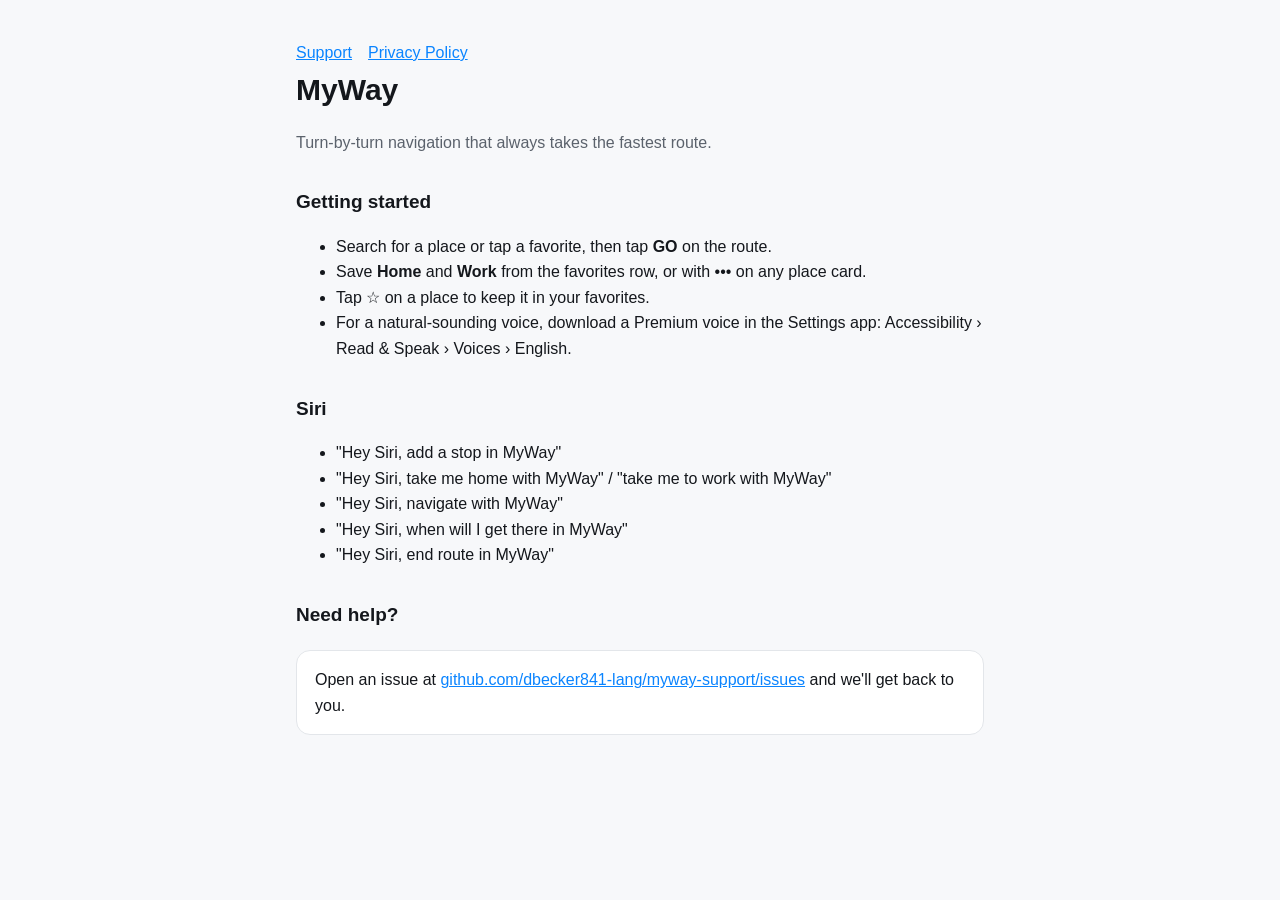
<file: index.html>
<!doctype html><html lang="en"><head><meta charset="utf-8"><meta name="viewport" content="width=device-width,initial-scale=1">
<title>MyWay Support</title><link rel="stylesheet" href="style.css"></head><body><main>
<nav><a href="index.html">Support</a><a href="privacy.html">Privacy Policy</a></nav>
<h1>MyWay</h1><p class="muted">Turn-by-turn navigation that always takes the fastest route.</p>
<h2>Getting started</h2>
<ul>
<li>Search for a place or tap a favorite, then tap <b>GO</b> on the route.</li>
<li>Save <b>Home</b> and <b>Work</b> from the favorites row, or with ••• on any place card.</li>
<li>Tap ☆ on a place to keep it in your favorites.</li>
<li>For a natural-sounding voice, download a Premium voice in the Settings app: Accessibility › Read &amp; Speak › Voices › English.</li>
</ul>
<h2>Siri</h2>
<ul>
<li>"Hey Siri, add a stop in MyWay"</li>
<li>"Hey Siri, take me home with MyWay" / "take me to work with MyWay"</li>
<li>"Hey Siri, navigate with MyWay"</li>
<li>"Hey Siri, when will I get there in MyWay"</li>
<li>"Hey Siri, end route in MyWay"</li>
</ul>
<h2>Need help?</h2>
<div class="card">Open an issue at <a href="https://github.com/dbecker841-lang/myway-support/issues">github.com/dbecker841-lang/myway-support/issues</a> and we'll get back to you.</div>
</main></body></html>
</file>
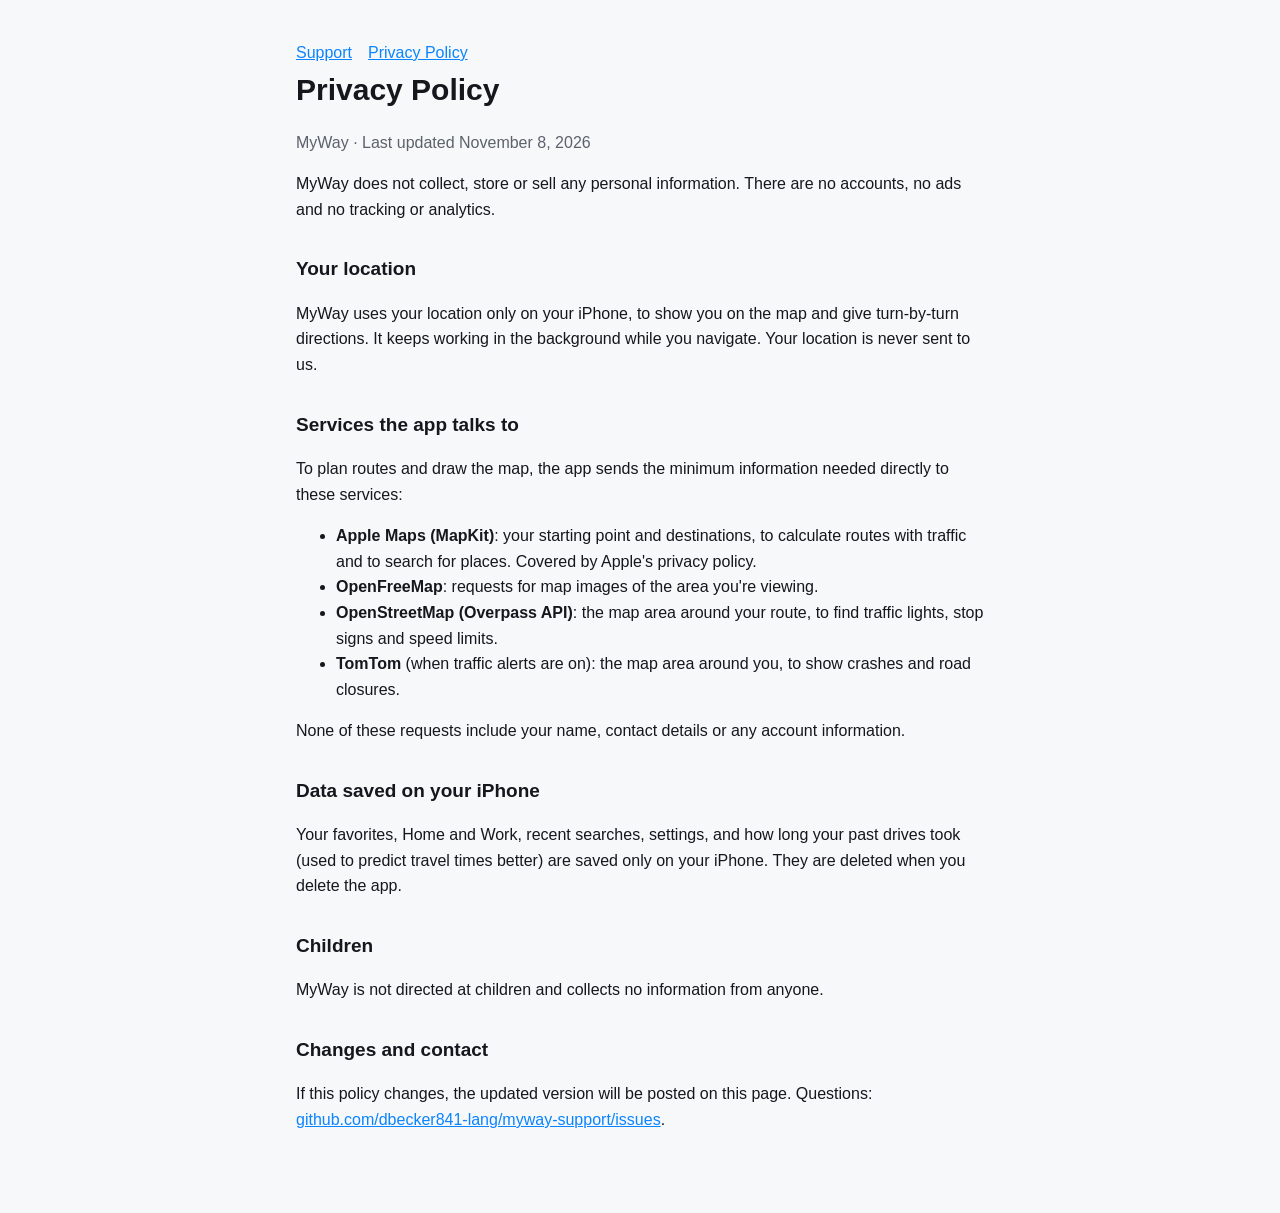
<file: privacy.html>
<!doctype html><html lang="en"><head><meta charset="utf-8"><meta name="viewport" content="width=device-width,initial-scale=1">
<title>MyWay Privacy Policy</title><link rel="stylesheet" href="style.css"></head><body><main>
<nav><a href="index.html">Support</a><a href="privacy.html">Privacy Policy</a></nav>
<h1>Privacy Policy</h1><p class="muted">MyWay · Last updated November 8, 2026</p>
<p>MyWay does not collect, store or sell any personal information. There are no accounts, no ads and no tracking or analytics.</p>
<h2>Your location</h2>
<p>MyWay uses your location only on your iPhone, to show you on the map and give turn-by-turn directions. It keeps working in the background while you navigate. Your location is never sent to us.</p>
<h2>Services the app talks to</h2>
<p>To plan routes and draw the map, the app sends the minimum information needed directly to these services:</p>
<ul>
<li><b>Apple Maps (MapKit)</b>: your starting point and destinations, to calculate routes with traffic and to search for places. Covered by Apple's privacy policy.</li>
<li><b>OpenFreeMap</b>: requests for map images of the area you're viewing.</li>
<li><b>OpenStreetMap (Overpass API)</b>: the map area around your route, to find traffic lights, stop signs and speed limits.</li>
<li><b>TomTom</b> (when traffic alerts are on): the map area around you, to show crashes and road closures.</li>
</ul>
<p>None of these requests include your name, contact details or any account information.</p>
<h2>Data saved on your iPhone</h2>
<p>Your favorites, Home and Work, recent searches, settings, and how long your past drives took (used to predict travel times better) are saved only on your iPhone. They are deleted when you delete the app.</p>
<h2>Children</h2>
<p>MyWay is not directed at children and collects no information from anyone.</p>
<h2>Changes and contact</h2>
<p>If this policy changes, the updated version will be posted on this page. Questions: <a href="https://github.com/dbecker841-lang/myway-support/issues">github.com/dbecker841-lang/myway-support/issues</a>.</p>
</main></body></html>
</file>
<file: style.css>
:root{--bg:#F7F8FA;--fg:#14171C;--muted:#5B626C;--card:#fff;--line:#E3E6EA;--accent:#0A84FF}
@media (prefers-color-scheme:dark){:root{--bg:#0B0D12;--fg:#EEF0F3;--muted:#9AA1AB;--card:#151820;--line:#252A33}}
*{box-sizing:border-box}body{margin:0;background:var(--bg);color:var(--fg);font:16px/1.6 -apple-system,BlinkMacSystemFont,"Segoe UI",Roboto,sans-serif}
main{max-width:720px;margin:0 auto;padding:40px 16px 64px}h1{font-size:30px;margin:0 0 4px}h2{font-size:19px;margin:32px 0 6px}
p,li{color:var(--fg)}.muted{color:var(--muted)}a{color:var(--accent)}nav a{margin-right:16px}
.card{background:var(--card);border:1px solid var(--line);border-radius:14px;padding:16px 18px;margin-top:20px}
</file>
